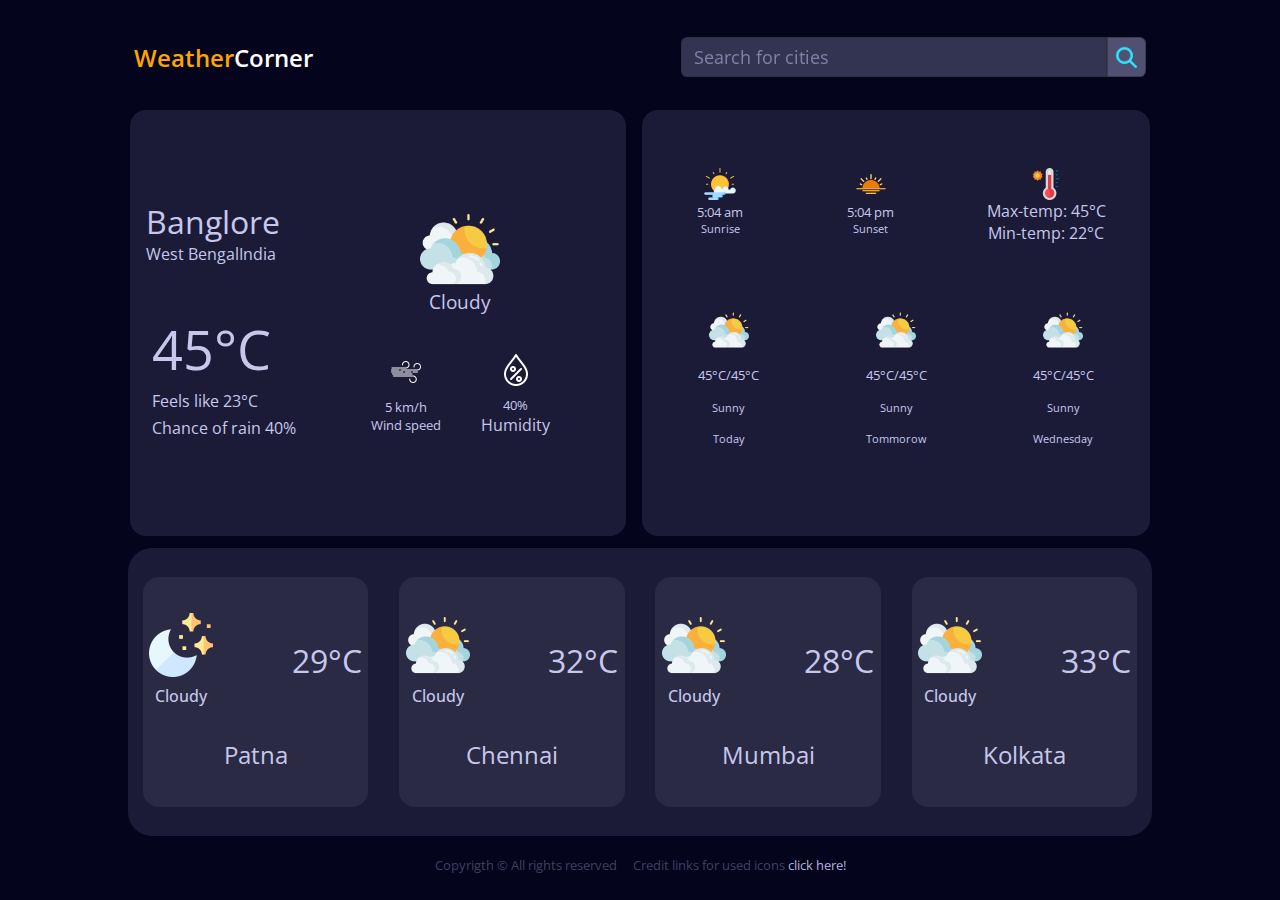
<file: index.html>
<!DOCTYPE html>
<html lang="en">

<head>
    <meta charset="UTF-8">
    <meta http-equiv="X-UA-Compatible" content="IE=edge">
    <meta name="viewport" content="width=device-width, initial-scale=1.0">
    <title>WeatherCorner</title>
    <link rel="stylesheet" href="style.css">
    <link rel="icon" type="image/x-icon" href="partly-cloudy.png">
</head>

<body onload="start()">
    <div class="weather-app">
        <nav class="navbar">
            <!-- <img src="logo.png" alt="website logo" class="logo"> -->
            <h2><span style="font-weight: 600; color: orange;">Weather</span><span style="font-weight: 600; color: white;">Corner</span></h2>
            <div class="search-box">
                <input type="text" id="search-field" class="search-city" onfocus="keyEnter()" placeholder="Search for cities">
                <button class="search" onclick="enter()"  ><img src="search.png" alt=""> </button>
            </div>
        </nav>
        <main class="main">
            <div class="current-weather">
                <div class="weather">
                    <div class="name">
                        <h1 onload="currentWeather()" id="city-name">Banglore</h1><span id="region">West Bengal</span><span id="country">India</span>
                    </div>
                    <div class="temp">
                        <h1 id="city-temp">45°C</h1>
                        <p>Feels like <span id="feels-like">23°C</span> </p>
                        <p>Chance of rain  <span id="rain-chance">40%</span> </p>
                    </div>
                </div>
                <div class="weather-image">
                    <div class="image">
                        <img id="main-img" src="cloudy.png" alt="">
                        <h3 class="condition-name" id="text">Cloudy</h3>
                    </div>
                    <div class="wind">
                        <div class="more-info">
                            <img src="wind.png" alt="wind">
                            <div class="wind-text">
                                <h3 id="wind-speed" >5 km/h</h3>
                                <p>Wind speed</p></div>
                            </div>
                            
                            <div class="humidity">
                                <img src="humidity.png" alt="humidity">
                                <div class="humidity-text">
                                    <h3 id="humidity">40%</h3>
                                    <p>Humidity</p>
                                </div>
                            </div>
                        </div>
                </div>
                
            </div>
            <div class="future-weather">
                <div class="sun">
                    <div class="sun-rise">
                        <img src="sunrise.png" alt="sunrise">
                        <h3 id="sunrise-time">5:04 am</h3>
                        <p>Sunrise</p>
                    </div>
                    <div class="sun-set">
                        <img src="sunset.png" alt="sunset">
                        <h3 id="sunset-time">5:04 pm</h3>
                        <p>Sunset</p>
                    </div>
                    <div class="max-min">
                        <img src="temp.png" alt="remperature">
                        <p>Max-temp: <span id="max-temp">45°C</span> </p>
                        <p>Min-temp: <span id="min-temp">22°C</span> </p>
                    </div>
                </div>
                <div class="forecast">
                    <div class="day-1 day">
                        <img id="img-one" src="cloudy.png" alt="weather condition" class="weather-imager-1">
                        <h3><span id="day-1-max">45°C</span>/<span id="day-1-min">45°C</span></h3>
                        <p id="day-1-text">Sunny</p>
                        <h4>Today</h4>

                    </div>
                    <div class="day-2 day">
                        <img id="img-two" src="cloudy.png" alt="weather condition" class="weather-imager-1">
                        <h3><span id="day-2-max">45°C</span>/<span id="day-2-min">45°C</span></h3>
                        <p id="day-2-text">Sunny</p>
                        <h4>Tommorow</h4>

                    </div>
                    <div class="day-3 day">
                        <img id="img-three" src="cloudy.png" alt="weather condition" class="weather-imager-1">
                        <h3><span id="day-3-max">45°C</span>/<span id="day-3-min">45°C</span></h3>
                        <p id="day-3-text">Sunny</p>
                        <h4 id="day-3-date">Wednesday</h4>

                    </div>
                </div>

            </div>
        </main>
        <section class="cards">
            <div class="city-card">
                <div class="card-temp">
                    <div class="card-weather">
                        <img id="card1-img" src="clear.png" alt="image" class="card-image">
                        <h3 id="card1-text">Cloudy</h3>
                    </div>
                    <h2 id="card1-temp">29°C</h2>
                </div>
                <h2 id="card1-city">Patna</h2>
            </div>
            <div class="city-card">
                <div class="card-temp">
                    <div class="card-weather">
                        <img id="card2-img" src="cloudy.png" alt="image" class="card-image">
                        <h3 id="card2-text" >Cloudy</h3>
                    </div>
                    <h2 id="card2-temp">32°C</h2>
                </div>
                <h2 id="card2-city">Chennai</h2>
            </div>
            <div class="city-card">
                <div class="card-temp">
                    <div class="card-weather">
                        <img id="card3-img" src="cloudy.png" alt="image" class="card-image" >
                        <h3 id="card3-text">Cloudy</h3>
                    </div>
                    <h2 id="card3-temp">28°C</h2>
                </div>
                <h2 id="card3-city">Mumbai</h2>
            </div>
            <div class="city-card">
                <div class="card-temp">
                    <div class="card-weather">
                        <img id="card4-img" src="cloudy.png" alt="image" class="card-image">
                        <h3 id="card4-text">Cloudy</h3>
                    </div>
                    <h2 id="card4-temp">33°C</h2>
                </div>
                <h2 id="card4-city">Kolkata</h2>
            </div>
        </section>
        <section class="attributes">
            <span>Copyrigth &copy; All rights reserved</span><span>Credit links for used icons <a href="links.html" target="_blank">click here!</a></span>
        </section>

    </div>
    <script src="script.js"></script>
</body>
</html>
</file>
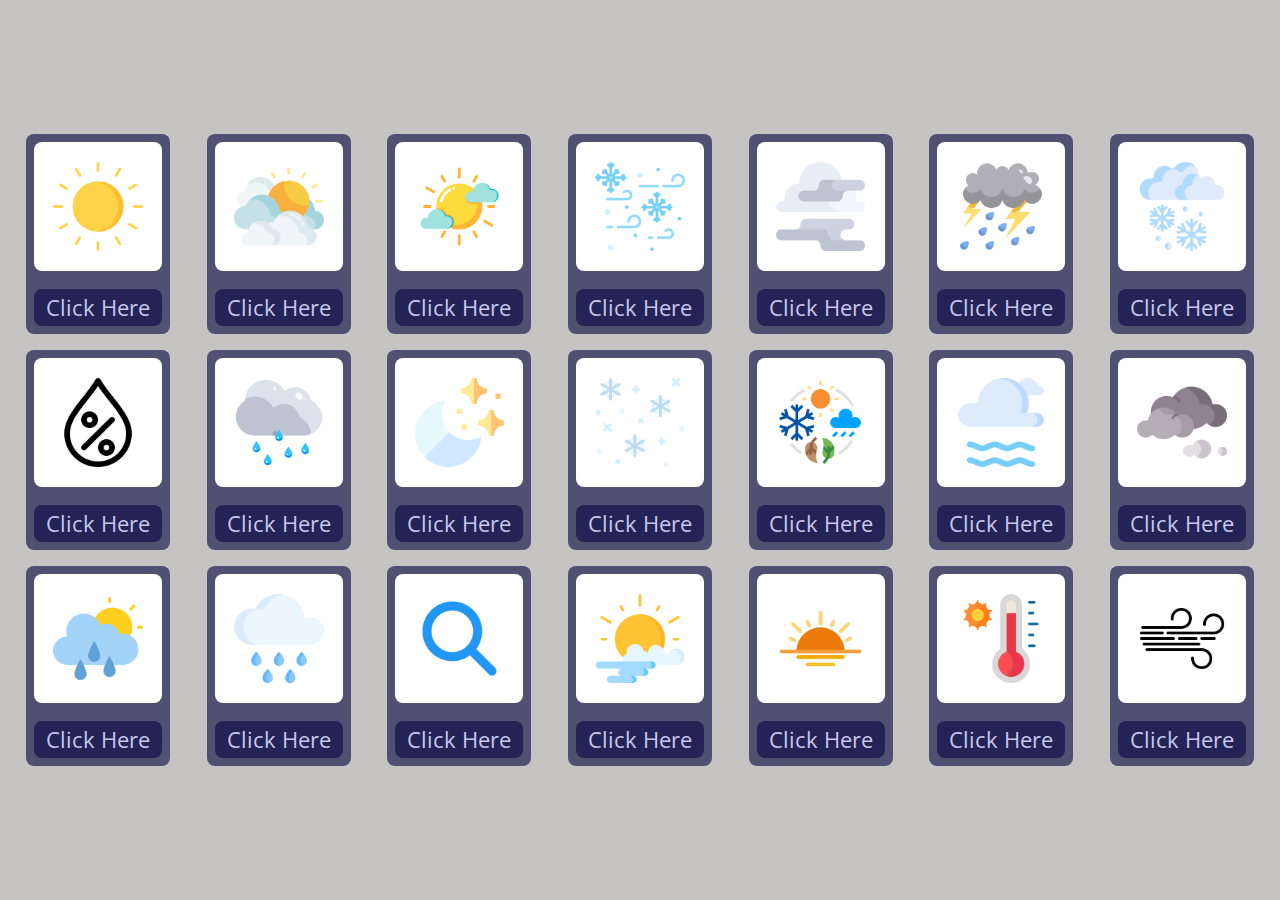
<file: links.html>
<!DOCTYPE html>
<html lang="en">

<head>
    <meta charset="UTF-8">
    <meta name="viewport" content="width=device-width, initial-scale=1.0">
    <title>Icon Credits</title>
    <link rel="stylesheet" href="links.css">
</head>

<body>
    <div class="container">
        <div class="allCardContainer">
            <div class="iconCard">
                <div class="imageBox">
                    <img src="sunny.png" alt="sunny" class="image">
                </div>
                <div class="clickArea">
                    <a href="https://www.flaticon.com/free-icon/sun_869869?term=sunny&page=1&position=3&origin=search&related_id=869869" class="btnLink" target="_blank"><button class="btn">Click Here</button></a>
                </div>
            </div>
            <div class="iconCard">
                <div class="imageBox">
                    <img src="cloudy.png" alt="cloudy" class="image">
                </div>
                <div class="clickArea">
                    <a href=" https://www.flaticon.com/free-icon/night_8833281?term=clear+weather&page=1&position=75&origin=search&related_id=8833281" class="btnLink" target="_blank"><button class="btn">Click Here</button></a>
                </div>
            </div>
            <div class="iconCard">
                <div class="imageBox">
                    <img src="partly-cloudy.png" alt="Partly cloudy" class="image">
                </div>
                <div class="clickArea">
                    <a href="https://www.flaticon.com/free-icon/partly-cloudy_5370498?term=partly+cloudy&page=1&position=2&origin=search&related_id=5370498" class="btnLink" target="_blank"><button class="btn">Click Here</button></a>
                </div>
            </div>
            <div class="iconCard">
                <div class="imageBox">
                    <img src="blizzard.png" alt="blizzard" class="image">
                </div>
                <div class="clickArea">
                    <a href="https://www.flaticon.com/free-icon/wind_5021582?term=blizzard&page=1&position=16&origin=search&related_id=5021582" class="btnLink" target="_blank"><button class="btn">Click Here</button></a>
                </div>
            </div>
            <div class="iconCard">
                <div class="imageBox">
                    <img src="fog.png" alt="fog" class="image">
                </div>
                <div class="clickArea">
                    <a href="https://www.flaticon.com/free-icon/fog_3750506?term=fog&page=1&position=1&origin=search&related_id=3750506" class="btnLink" target="_blank"><button class="btn">Click Here</button></a>
                </div>
            </div>
            <div class="iconCard">
                <div class="imageBox">
                    <img src="heavy-rain.png" alt="heavy-rain" class="image">
                </div>
                <div class="clickArea">
                    <a href="https://www.flaticon.com/free-icon/storm_2864448?term=heavy+rain&page=1&position=2&origin=search&related_id=2864448" class="btnLink" target="_blank"><button class="btn">Click Here</button></a>
                </div>
            </div>
            <div class="iconCard">
                <div class="imageBox">
                    <img src="heavy-snow.png" alt="heavy-snow" class="image">
                </div>
                <div class="clickArea">
                    <a href="https://www.flaticon.com/free-icon/snow_2315309?term=snow&page=1&position=6&origin=search&related_id=2315309" class="btnLink" target="_blank"><button class="btn">Click Here</button></a>
                </div>
            </div>
            <div class="iconCard">
                <div class="imageBox">
                    <img src="humidity.png" alt="humidity" class="image">
                </div>
                <div class="clickArea">
                    <a href="https://www.flaticon.com/free-icon/humidity_727790?term=humidity&page=1&position=1&origin=search&related_id=727790" class="btnLink" target="_blank"><button class="btn">Click Here</button></a>
                </div>
            </div>
            <div class="iconCard">
                <div class="imageBox">
                    <img src="light-rain.png" alt="light-rain" class="image">
                </div>
                <div class="clickArea">
                    <a href="https://www.flaticon.com/free-icon/light-rain_1959342?term=light+rain&page=1&position=1&origin=search&related_id=1959342" class="btnLink" target="_blank"><button class="btn">Click Here</button></a>
                </div>
            </div>
            <div class="iconCard">
                <div class="imageBox">
                    <img src="clear.png" alt="clear" class="image">
                </div>
                <div class="clickArea">
                    <a href="https://www.flaticon.com/free-icon/night_8833281?term=clear+weather&page=1&position=75&origin=search&related_id=8833281" class="btnLink" target="_blank"><button class="btn">Click Here</button></a>
                </div>
            </div>
            <div class="iconCard">
                <div class="imageBox">
                    <img src="light-snow.png" alt="light-snow" class="image">
                </div>
                <div class="clickArea">
                    <a href="https://www.flaticon.com/free-icon/snow_699514?term=snow&page=1&position=4&origin=search&related_id=699514" class="btnLink" target="_blank"><button class="btn">Click Here</button></a>
                </div>
            </div>
            <div class="iconCard">
                <div class="imageBox">
                    <img src="logo.png" alt="logo" class="image">
                </div>
                <div class="clickArea">
                    <a href="https://www.flaticon.com/free-icon/cloudy_2272202?related_id=2272202" class="btnLink" target="_blank"><button class="btn">Click Here</button></a>
                </div>
            </div>
            <div class="iconCard">
                <div class="imageBox">
                    <img src="mist.png" alt="mist" class="image">
                </div>
                <div class="clickArea">
                    <a href="https://www.flaticon.com/free-icon/mist_4005817?term=mist&page=1&position=1&origin=search&related_id=4005817" class="btnLink" target="_blank"><button class="btn">Click Here</button></a>
                </div>
            </div>
            <div class="iconCard">
                <div class="imageBox">
                    <img src="over-cast.png" alt="overcast" class="image">
                </div>
                <div class="clickArea">
                    <a href="https://www.flaticon.com/free-icon/cloudy_6316087?term=overcast&page=1&position=7&origin=search&related_id=6316087" class="btnLink" target="_blank"><button class="btn">Click Here</button></a>
                </div>
            </div>
            <div class="iconCard">
                <div class="imageBox">
                    <img src="patchy-rain.png" alt="patchy-rain" class="image">
                </div>
                <div class="clickArea">
                    <a href="https://www.flaticon.com/free-icon/cloudy_1163657?term=rain&page=1&position=31&origin=search&related_id=1163657" class="btnLink" target="_blank"><button class="btn">Click Here</button></a>
                </div>
            </div>
            <div class="iconCard">
                <div class="imageBox">
                    <img src="rain.png" alt="rain" class="image">
                </div>
                <div class="clickArea">
                    <a href="https://www.flaticon.com/free-icon/rain_3520675?term=rain&page=1&position=8&origin=search&related_id=3520675" class="btnLink" target="_blank"><button class="btn">Click Here</button></a>
                </div>
            </div>
            <div class="iconCard">
                <div class="imageBox">
                    <img src="search.png" alt="search" class="image">
                </div>
                <div class="clickArea">
                    <a href="https://www.flaticon.com/free-icon/search_9195894?term=search&page=1&position=45&origin=search&related_id=9195894" class="btnLink" target="_blank"><button class="btn">Click Here</button></a>
                </div>
            </div>
            <div class="iconCard">
                <div class="imageBox">
                    <img src="sunrise.png" alt="sunrise" class="image">
                </div>
                <div class="clickArea">
                    <a href="https://www.flaticon.com/free-icon/sunrise_7774377?term=sunrise&page=1&position=5&origin=search&related_id=7774377" class="btnLink" target="_blank"><button class="btn">Click Here</button></a>
                </div>
            </div>
            <div class="iconCard">
                <div class="imageBox">
                    <img src="sunset.png" alt="sunset" class="image">
                </div>
                <div class="clickArea">
                    <a href="https://www.flaticon.com/free-icon/sunset_3236899?term=sunset&page=1&position=7&origin=search&related_id=3236899" class="btnLink" target="_blank"><button class="btn">Click Here</button></a>
                </div>
            </div>
            <div class="iconCard">
                <div class="imageBox">
                    <img src="temp.png" alt="temperature" class="image">
                </div>
                <div class="clickArea">
                    <a href="https://www.flaticon.com/free-icon/hot_1684375?term=temperature&page=1&position=4&origin=search&related_id=1684375" class="btnLink" target="_blank"><button class="btn">Click Here</button></a>
                </div>
            </div>
            <div class="iconCard">
                <div class="imageBox">
                    <img src="wind.png" alt="wind" class="image">
                </div>
                <div class="clickArea">
                    <a href="https://www.flaticon.com/free-icon/wind_6015171?term=wind&page=1&position=45&origin=search&related_id=6015171" class="btnLink" target="_blank"><button class="btn">Click Here</button></a>
                </div>
            </div>

        </div>
    </div>

</body>

</html>
</file>
<file: style.css>
@import url('https://fonts.googleapis.com/css2?family=Open+Sans:wght@300;400&display=swap');



* {
    margin: 0;
    padding: 0;
    box-sizing: border-box;
    color: white;
    font-family: 'Open Sans', sans-serif;
    font-weight: 400;
    color: #c7c7ec;
    /* background-color: rgba(88, 141, 88, 0.6); */


}

.weather-app {
    background-color: rgb(4, 4, 29);
    height: 100vh;
    max-width: 100vw;
    display: flex;
    flex-direction: column;
    /* gap: 1rem; */
    align-items: center;
    justify-content: center;
    user-select: none;


}

.navbar {
    display: flex;
    justify-content: space-between;
    align-items: center;
    padding: 0.75rem;

    /* background-color: rgba(164, 174, 182, 0.499); */
    height: 9%;
    width: 81%;


}


.logo {
    display: block;
    width: 2.5rem;
}

.search-box {
    width: 70%;
    /* background-color: grey; */
    display: flex;
    justify-content: right;
    /* justify-content: center; */
    align-items: center;
    /* gap: 1.; */
    /* margin-right: 0.75rem; */

}

.search-city {
    width: 60%;
    height: 2.5rem;
    border-radius: 0.4rem 0 0 0.4rem;
    border: none;
    outline: none;
    background-color: rgba(80, 80, 114, 0.618);
    padding-left: 0.75rem;
    color: #a0a1cd;
    font-size: 1.125rem;
    border: 1px solid #2f2f2f93;
}



.search-city::placeholder {
    color: #a0a1cd;
    opacity: 0.7;

}

.search {
    height: 2.5rem;
    display: flex;
    /* gap:px; */
    justify-content: center;
    align-items: center;
    padding: 0.4rem;
    border-radius: 0 0.4rem 0.4rem 0;
    border: none;
    outline: none;
    font-size: 1.125rem;
    /* background-color: rgba(141, 141, 141, 0.467); */
    background-color: rgb(80, 80, 114);

    color: #a0a1cd;
    border: 1px solid #2f2f2f93;


}

.search img {
    height: 25px;
    /* filter: grayscale(80%); */
    filter: brightness(150%);

}

/* Main-Box */

.main {
    height: 50%;
    width: 90%;
    /* background-color: rgba(80, 80, 114, 0.318); */
    display: flex;
    gap: 1rem;
    align-items: center;
    justify-content: center;
    padding: 0.75rem;
    border-radius: 1.5rem;
}

.current-weather {
    width: 44%;
    height: 100%;
    /* background-color: #a0a1cd; */
    background-color: rgba(80, 80, 114, 0.318);

    display: flex;
    /* justify-content: center;
     */
    justify-content: space-between;
    align-items: center;
    /* gap: 1.5rem; */
    padding: 1rem;
    border-radius: 1rem;

}

.weather {
    display: flex;
    flex-direction: column;
    gap: 1.5rem;
}

.temp {
    margin-top: 1rem;
    display: flex;
    flex-direction: column;
    gap: 0.3rem;
    padding: 0.4rem;

}

.temp h1 {
    font-size: 3.375rem;
    font-weight: 400;

}


.weather-image {
    display: flex;
    flex-direction: column;
    /* align-items: center; */
    padding: 1.25rem;
    gap: 2.5rem;
    width: 300px;
    text-align: center;
}

.weather-image img {
    height: 6rem;
}


.image {
    display: flex;
    justify-content: center;
    flex-direction: column;
    align-items: center;
}

.wind {
    display: flex;
    /* gap: 0.5
    rem; */
    justify-content: space-between;
    align-items: center;
    /* background-color: grey; */
}


.more-info {
    display: flex;
    align-items: center;
    justify-content: space-between;
    gap: 0.625rem;
}

.more-info img {
    height: 2.5rem;

    filter: invert(1);
}

.wind-text {
    /* 
    display: flex;
    flex-direction: column;
    gap: 0.3rem; */


}

.wind-text h3 {
    font-size: 0.8rem;
}

.wind-text p {
    font-size: 0.8rem;
}

.humidity {
    display: flex;
    gap: 0.625rem;
    align-items: center;
}

.humidity img {
    height: 2.5rem;
    filter: invert(1);
}

.humidity-text h3 {
    font-size: 0.8rem;
}



/* forecase */


.future-weather {
    width: 45%;
    height: 100%;
    /* background-color: #3a3a6a; */
    background-color: rgba(80, 80, 114, 0.318);

    border-radius: 1rem;
    display: flex;
    flex-direction: column;
    padding: 0.75rem;
    gap: 0.5rem;
    text-align: center;


}


.sun {
    /* background-color: blanchedalmond; */
    height: 40%;
    display: flex;
    align-items: center;
    justify-content: space-between;
    /* gap: 3rem; */
    padding-inline: 3.375rem;
    font-size: 0.9rem;
}

.sun-rise img {
    height: 2.5rem;
    padding-inline: 1.125rem;
}

.sun-set img {
    height: 2.5rem;
    padding-inline: 1.125rem;
}

.max-min {
    font-size: 1rem;
    display: flex;
    flex-direction: column;
    justify-content: space-between;
    align-items: center;
    /* gap:1.125rem; */
    /* margin-top: 45px; */
}

.max-min img {
    height: 2.5rem;
    padding-inline: 1.125rem;
    margin-top: 0.4rem;
}





.forecast {
    /* background-color: rgb(213, 173, 121); */
    display: flex;
    align-items: center;
    justify-content: space-between;
    height: 40%;
    padding: 0.75rem;
    justify-content: space-between;
    /* gap: 3rem; */
    /* padding-inline: 1.; */
}

.day {
    font-size: 0.8rem;
    height: 90%;
    padding-inline: 3.125rem;
    display: flex;
    flex-direction: column;
    /* justify-content: center; */
    align-items: center;
    gap: 0.625rem;

}

.day img {
    height: 3.4375rem;
}













.cards {
    /* margin-top: 1rem; */
    /* height: 35%; */
    height: 32%;
    width: 80%;
    background-color: rgba(80, 80, 114, 0.318);
    display: flex;
    justify-content: space-evenly;
    align-items: center;
    gap: 1rem;
    border-radius: 1.5rem;
}

.city-card {
    width: 22%;
    height: 80%;
    background-color: rgba(92, 92, 111, 0.24);
    border-radius: 1rem;
    display: flex;
    flex-direction: column;
    /* align-items: center; */
    /* justify-content: center; */
    justify-content: space-around;
    text-align: center;
    padding: 0.4rem;
}

.card-temp {
    display: flex;
    align-items: center;
    justify-content: space-evenly;
}

.card-temp h2 {
    font-size: 2.5rem;
    font-weight: 400;
}

.card-weather {
    display: flex;
    flex-direction: column;
    justify-content: space-evenly;
    align-items: center;
}

.card-weather h3 {
    font-weight: 500;
}


.card-weather img {
    height: 4rem;
}




.attributes {
    margin-top: 0.7rem;
    width: 80%;
    height: 4%;
    /* background-color: grey; */
    border-radius: 0.7rem;
    padding: 1rem 2rem;
    display: flex;
    gap: 1rem;
    /* background-color: rgba(80, 80, 114, 0.318); */
    justify-content: center;
    align-items: center;

}

.attributes span {
    color: #c7c7ec54;
}


.attributes span a {
    text-decoration: none;
    color: #c7c7eceb;
}









@media only screen and (min-width: 1285px) {
    .weather-app {
        /* background-color: blue; */
    }
}


@media only screen and (max-width: 1285px) {
    .weather-app {
        /* background-color: deepskyblue; */
    }

    .weather-image img {
        height: 5rem;
    }

    .wind {
        display: flex;
        justify-content: space-evenly;

        
    }



    .more-info {
        display: flex;
        flex-direction: column;
    }

    .more-info img {
        height: 2rem;
    
    }

    .humidity {
        display: flex;
        flex-direction: column;
        align-items: center;
        justify-content: center;
        text-align: center;
    }
    
    .humidity img {
        height: 2rem;
        filter: invert(1);
    }


    .sun {
        padding-inline: 2rem;
        font-size: 0.7rem;
    }


    .sun-rise img {
        height: 2rem;
        
    }
    
    .sun-set img {
        height: 2rem;
        
    }

    .max-min img {
        height: 2rem;
        
    }

    .day{
        gap: 1rem;
        padding-inline: 2rem;
        font-size: 0.7rem;
        
    }

    .day img {
        height: 2.5rem;
    }


    .city-card{
        justify-content: space-evenly;
    }

    .card-temp{
        justify-content: space-between;
    }


    .card-temp h2{
        font-size: 2rem;
    }

    .card-weather{
        gap: 0.5rem;
    }
    .card-weather h3{
        font-size: 1rem ;
    }

    .card-weather img{
        height: 4rem;
    }
    .attributes,.attributes span a {
        font-size: 0.8rem;
    }

}


@media only screen and (max-width: 1078px) {
    .weather-app {
        /* background-color: black; */
        .day {
            padding-inline: 1.5rem;
            justify-content: space-evenly;
            font-size: 0.6rem;

            
        }
    }
}






@media only screen and (max-width: 900px) {
    .weather-app {
        /* background-color: pink; */
    }


    .main{
        flex-direction: column;
        width: 100%;
    }

    .cards{
    }

    .current-weather{
        width: 100%;
        height: 50%;
    }
    .future-weather{
        width: 100%;
        height: 50%;
        gap: 1.5rem;
    }

    .sun{
        justify-content: space-around;
    }

    .forecast{
        justify-content: space-around;
    }

    .day{
        gap: 0.5rem;
        padding-inline: 1.5rem;
    }



    .cards{
        width: 97%;
        /* padding: 12px; */
        display: grid;
        gap: 1rem;
        grid-template-columns: 1fr 1fr;
        grid-template-rows: 1fr 1fr;
        justify-content: center;
         align-items: center;
    }

    .city-card{
        width: 95%;
        /* padding: 2rem; */
        margin: auto;
        height: 90%

    }


    

   

    .card-temp{
        justify-content: space-evenly;
    }
    

    .card-temp h2{
        font-size: 1.5rem;
    }

    .card-weather{
        gap: 0.5rem;
    }
    .card-weather h3{
        font-size: 0.5rem ;
    }

    .card-weather img{
        height: 2rem;
    }


}


@media only screen and (max-width: 450px) {
    .weather-app {
        /* background-color: green; */
        font-size: 1em;
    }
}


@media only screen and (max-width: 600px) {
    .weather-app {
        /* background-color: gray; */
        height: unset;
    }
    
    .navbar{
        flex-direction: column;
        gap: 2rem;
    }
    .search-box{
        /* width: 185%; */
        width: 100%;
        justify-content: center;
    }
    .search-city{
        width: 100%;
    }

    .cards {
        width: 93%;
        padding: 12px;
        margin-bottom: 1rem;
        
    }

    .max-min {
        font-size: 0.8rem;
        
    }


    
}
</file>
<file: links.css>
@import url('https://fonts.googleapis.com/css2?family=Open+Sans:wght@300;400&display=swap');

*{
    padding: 0;
    margin: 0;
    box-sizing: border-box;
    font-family: 'Open Sans', sans-serif;
    font-weight: 400;
}

/* body {
    min-height: 100vh;
} */

.container {
    min-height: 100vh;
    width: 100vw;
    background-color: rgba(166, 162, 162, 0.644);
    padding: 1rem;
    display: flex;
    justify-content: center;
    align-items: center;
    /* background-color: rgb(37, 37, 37); */

}


.allCardContainer {
    height: 100%;
    width: 100%;
    display: grid;
    grid-template-columns: 1fr 1fr 1fr 1fr 1fr 1fr 1fr 1fr 1fr ;
    justify-content: space-evenly;

}

.iconCard {
    height:12.5rem;
    width: 9rem;
    background-color: white;
    display: flex;
    flex-direction: column;
    justify-content: space-between;
    align-items: center;
    padding: 0.5rem;
    border-radius: 0.5rem;
    background-color: rgb(80, 80, 114);


    margin: auto;
}

.imageBox{
    height: 70%;
    width: 100%;
    /* background-color: rgba(0, 128, 0, 0.259); */
    border-radius: 0.5rem;
    display: flex;
    justify-content: center;
    align-items: center;
    /* background-color: rgba(255, 255, 255, 0.426); */
    background-color: white;
    /* background-color: rgba(128, 128, 199, 0.484); */
}


.image {
    height: 70%;
    width: 70%;
    object-fit: contain;

}



.clickArea {
    height: 20%;
    width: 100%;
    border-radius: 0.5rem;
}

.btnLink {
    text-decoration: none;
}



.btn {
    height: 100%;
    width: 100%;
    border-radius: 0.5rem;
    border: none;
    outline: none;
    
    color: white;
    font-size: 1.4rem;
    transition: all 0.2s ease-in-out;
    color: #c7c7ec;
    background-color: rgb(35, 35, 86);
    
}


.btn:hover{
    color: rgba(24, 24, 106, 0.93);
    background-color:#c7c7ecba ;
}

.btn:active {
    scale: 0.92;
}


@media only screen and (max-width:1541px) {

    .allCardContainer{
        grid-template-columns: 1fr 1fr 1fr 1fr 1fr 1fr 1fr;
        gap: 1rem;
    }
}

@media only screen and (max-width:1250px) {

    .allCardContainer{
        grid-template-columns: 1fr 1fr 1fr 1fr 1fr 1fr;
        gap: 1rem;
    }
}

@media only screen and (max-width:1016px) {

    .allCardContainer{
        grid-template-columns: 1fr 1fr 1fr 1fr 1fr ;
        gap: 1rem;
    }
}

@media only screen and (max-width:824px) {
    .allCardContainer{
        grid-template-columns: 1fr 1fr 1fr 1fr ;
        gap: 1rem;
    }
}

@media only screen and (max-width:645px) {
    .allCardContainer{
        grid-template-columns: 1fr 1fr 1fr;
        gap: 1rem;
    }
    .iconCard {
        height: 9.5rem;
        width: 7rem;
    }
    .btn {
        font-size: 1rem;
    }
}

@media only screen and (max-width:400px){
    .allCardContainer{
        grid-template-columns: 1fr 1fr;
        gap: 1rem;
    }
    .iconCard {
        height: 9.5rem;
        width: 7rem;
    }
    .btn {
        font-size: 1rem;
    }
}
</file>
